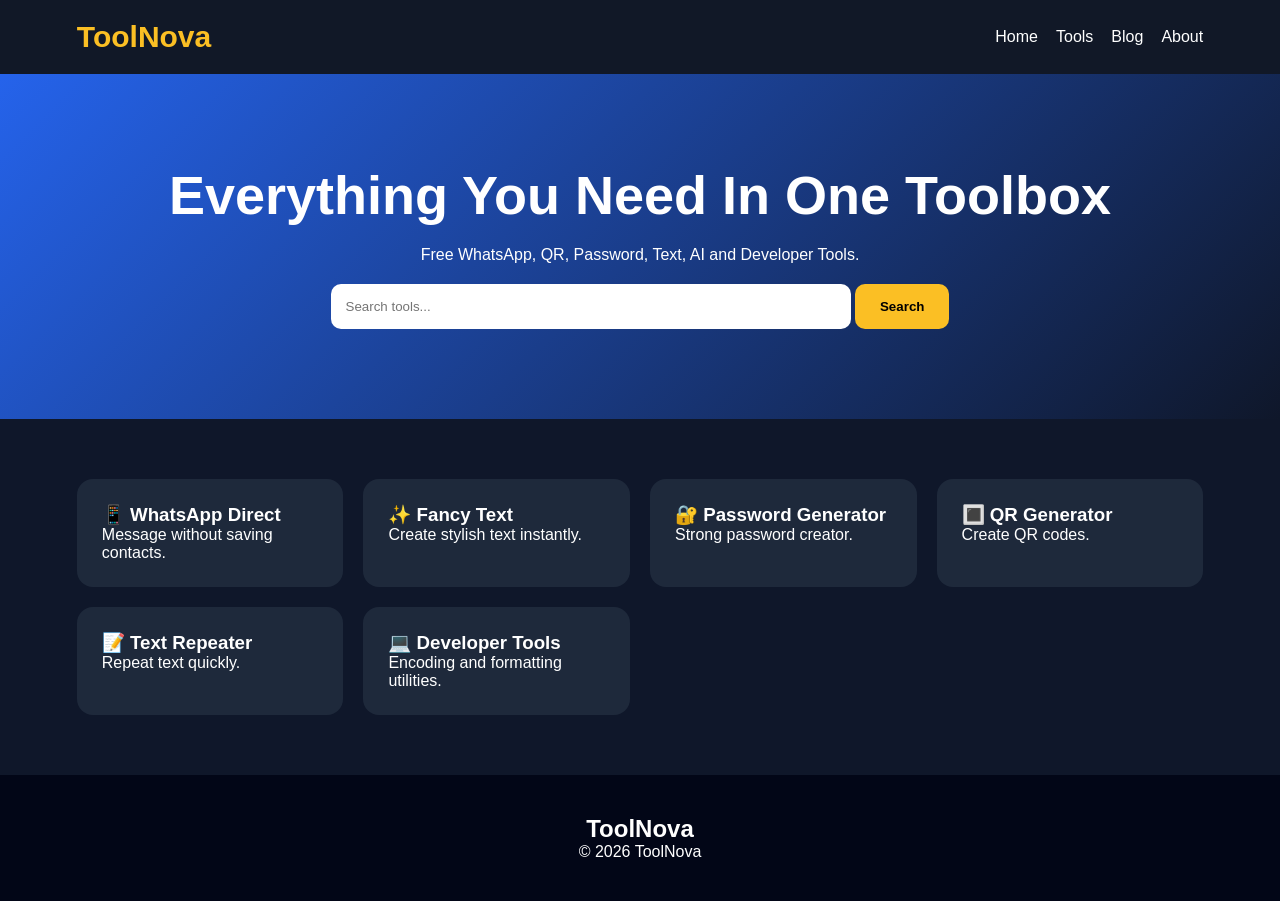
<file: index.html>
<!DOCTYPE html><html lang="en"><head><meta charset="UTF-8"><meta name="viewport" content="width=device-width,initial-scale=1.0"><title>ToolNova - Professional Homepage</title><style>*{margin:0;padding:0;box-sizing:border-box;font-family:Arial,sans-serif}body{background:#0f172a;color:#fff}header{display:flex;justify-content:space-between;align-items:center;padding:20px 6%;background:#111827;position:sticky;top:0}.logo{font-size:30px;font-weight:bold;color:#fbbf24}nav a{color:#fff;text-decoration:none;margin-left:18px}.hero{padding:90px 6%;text-align:center;background:linear-gradient(135deg,#2563eb,#0f172a)}.hero h1{font-size:54px}.hero p{max-width:700px;margin:20px auto}.search input{padding:15px;width:60%;max-width:520px;border-radius:10px;border:none}.search button{padding:15px 25px;border:none;border-radius:10px;background:#fbbf24;font-weight:bold}.grid{display:grid;grid-template-columns:repeat(auto-fit,minmax(240px,1fr));gap:20px;padding:60px 6%}.card{background:#1e293b;padding:25px;border-radius:16px}.card:hover{transform:translateY(-6px)}footer{text-align:center;padding:40px;background:#020617}</style></head><body><header><div class="logo">ToolNova</div><nav><a href="#">Home</a><a href="#">Tools</a><a href="#">Blog</a><a href="#">About</a></nav></header><section class="hero"><h1>Everything You Need In One Toolbox</h1><p>Free WhatsApp, QR, Password, Text, AI and Developer Tools.</p><div class="search"><input placeholder="Search tools..."> <button>Search</button></div></section><section class="grid"><div class="card"><h3>📱 WhatsApp Direct</h3><p>Message without saving contacts.</p></div><div class="card"><h3>✨ Fancy Text</h3><p>Create stylish text instantly.</p></div><div class="card"><h3>🔐 Password Generator</h3><p>Strong password creator.</p></div><div class="card"><h3>🔳 QR Generator</h3><p>Create QR codes.</p></div><div class="card"><h3>📝 Text Repeater</h3><p>Repeat text quickly.</p></div><div class="card"><h3>💻 Developer Tools</h3><p>Encoding and formatting utilities.</p></div></section><footer><h2>ToolNova</h2><p>© 2026 ToolNova</p></footer></body></html>
</file>
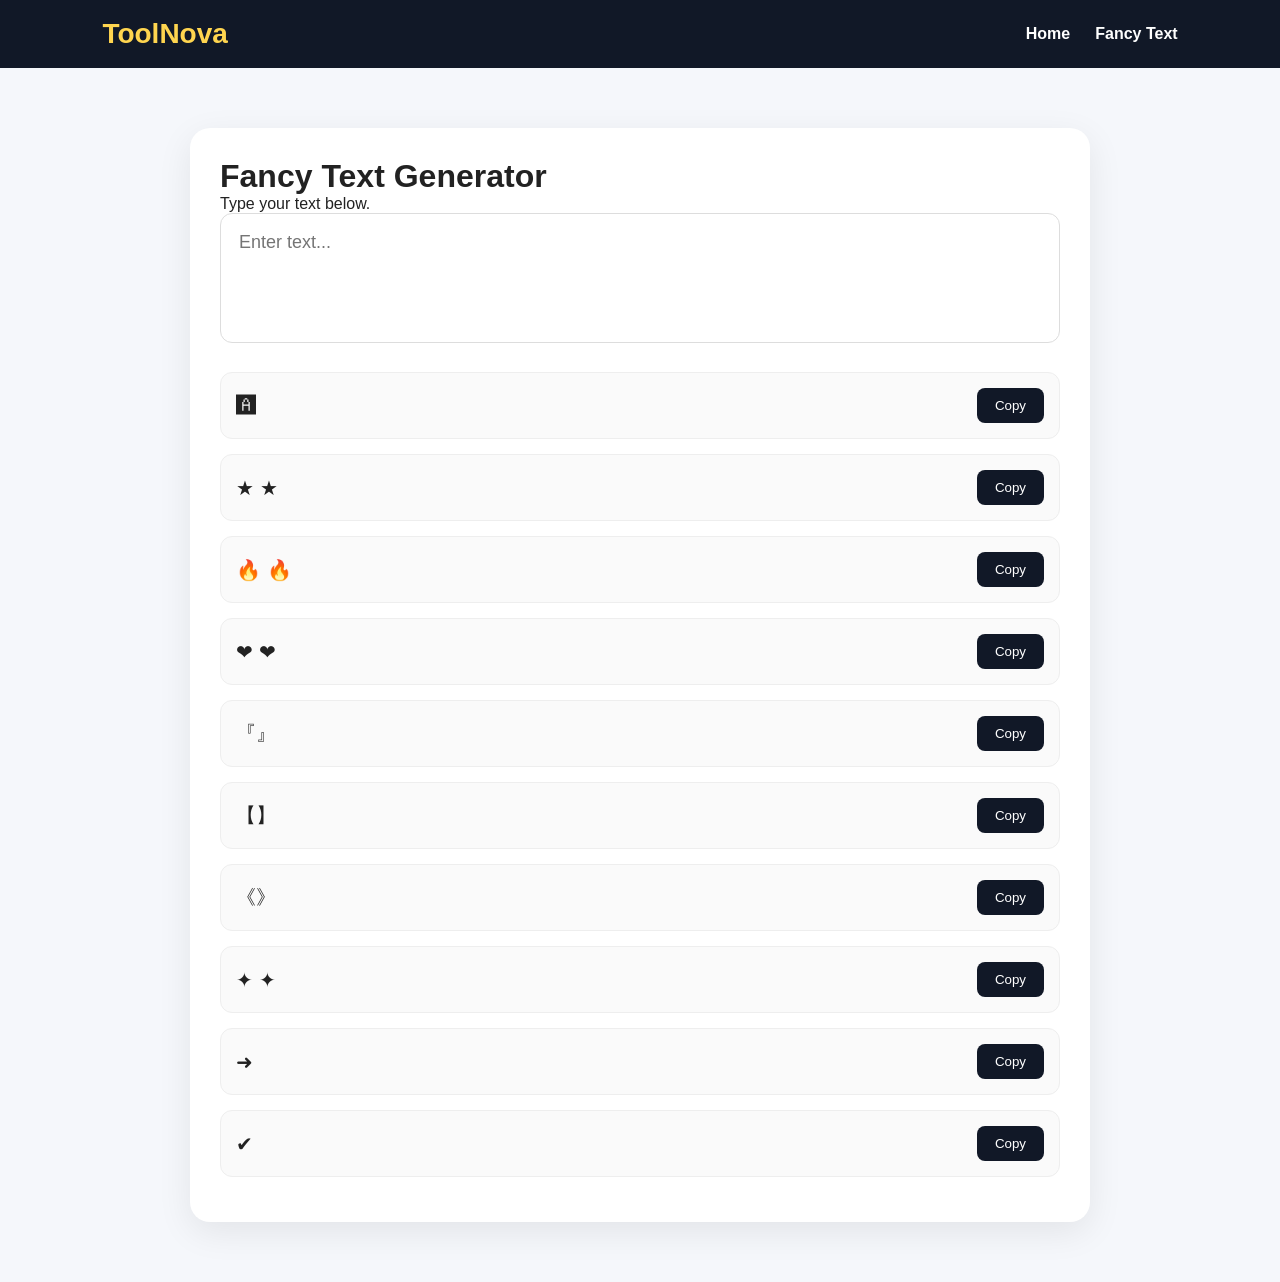
<file: fancy-text/index.html>
<!DOCTYPE html>
<html lang="en">
<head>

<meta charset="UTF-8">
<meta name="viewport" content="width=device-width, initial-scale=1.0">

<title>Fancy Text Generator | ToolNova</title>

<meta name="description" content="Generate stylish fancy text for Instagram, Facebook, WhatsApp and other social media.">

<link rel="stylesheet" href="../css/style.css">

<style>

.container{

max-width:900px;
margin:60px auto;
background:#fff;
padding:30px;
border-radius:20px;
box-shadow:0 10px 35px rgba(0,0,0,.08);

}

textarea{

width:100%;
padding:18px;
font-size:18px;
border-radius:12px;
border:1px solid #ddd;
resize:none;
height:130px;

}

.result{

margin-top:25px;

}

.item{

display:flex;
justify-content:space-between;
align-items:center;
padding:15px;
margin-bottom:15px;
border:1px solid #eee;
border-radius:12px;
background:#fafafa;

}

.text{

font-size:20px;
word-break:break-word;

}

button{

padding:10px 18px;
background:#111827;
color:#fff;
border:none;
border-radius:8px;
cursor:pointer;

}

button:hover{

background:#000;

}

</style>

</head>

<body>

<header class="navbar">

<div class="logo">

ToolNova

</div>

<nav>

<a href="../index.html">Home</a>

<a href="#">Fancy Text</a>

</nav>

</header>

<div class="container">

<h1>

Fancy Text Generator

</h1>

<p>

Type your text below.

</p>

<textarea

id="input"

placeholder="Enter text..."

onkeyup="generate()"

></textarea>

<div class="result" id="result">

</div>

</div>

<script>

const styles=[

t=>"🅰 "+t,

t=>"★ "+t+" ★",

t=>"🔥 "+t+" 🔥",

t=>"❤ "+t+" ❤",

t=>"『"+t+"』",

t=>"【"+t+"】",

t=>"《"+t+"》",

t=>"✦ "+t+" ✦",

t=>"➜ "+t,

t=>"✔ "+t

];

function generate(){

const value=document.getElementById("input").value;

const result=document.getElementById("result");

result.innerHTML="";

styles.forEach((style,index)=>{

const output=style(value);

result.innerHTML+=`

<div class="item">

<div class="text">${output}</div>

<button onclick="copyText(${index})">

Copy

</button>

</div>

`;

});

window.generated=styles.map(s=>s(value));

}

function copyText(index){

navigator.clipboard.writeText(window.generated[index]);

alert("Copied");

}

generate();

</script>

</body>
</html>
</file>
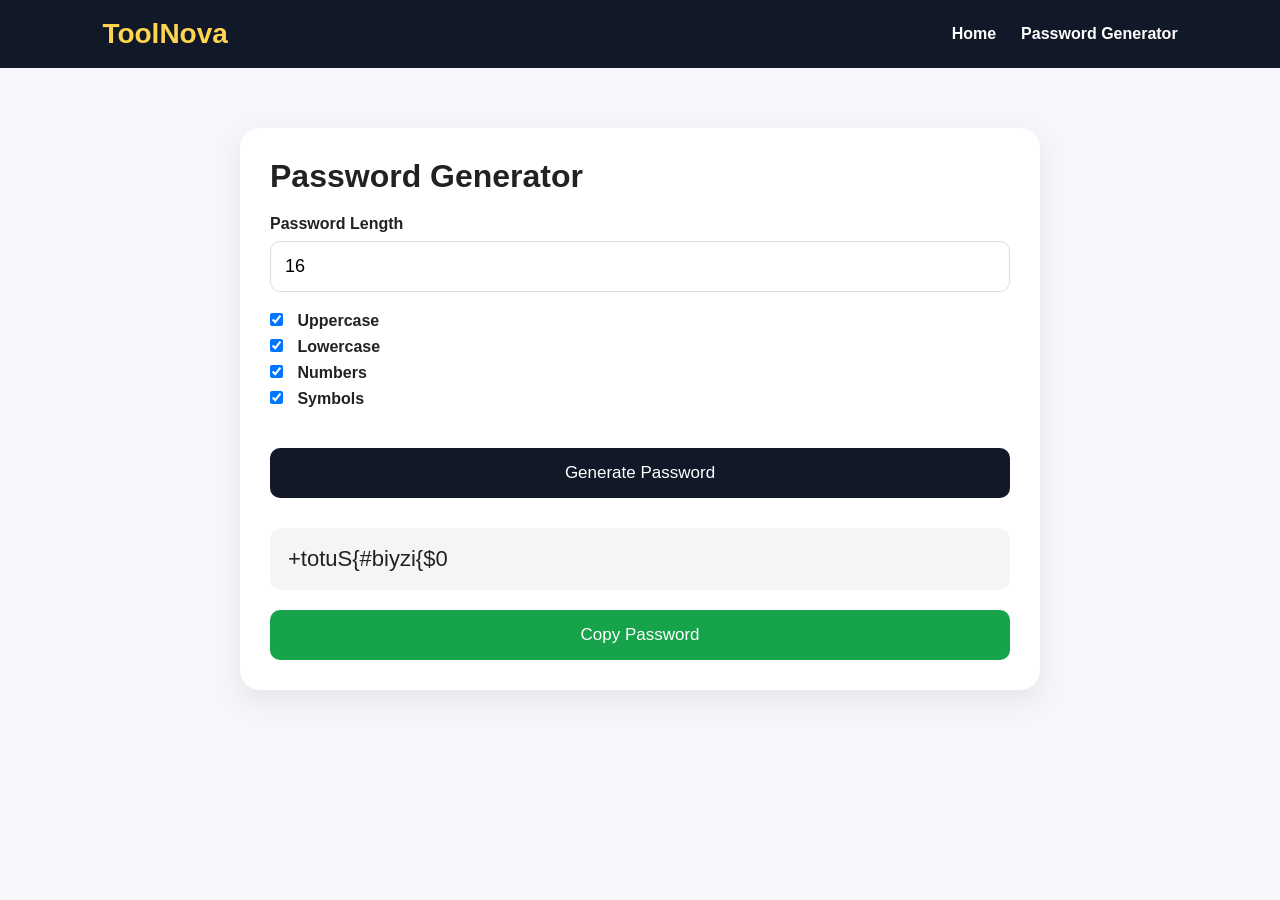
<file: password-generator/index.html>
<!DOCTYPE html>
<html lang="en">
<head>

<meta charset="UTF-8">
<meta name="viewport" content="width=device-width, initial-scale=1.0">

<title>Password Generator | ToolNova</title>

<meta name="description" content="Generate strong, secure passwords instantly.">

<link rel="stylesheet" href="../css/style.css">

<style>

.container{
max-width:800px;
margin:60px auto;
background:#fff;
padding:30px;
border-radius:20px;
box-shadow:0 10px 30px rgba(0,0,0,.08);
}

.option{
margin:20px 0;
}

label{
display:block;
margin-bottom:8px;
font-weight:bold;
}

input[type=number]{
width:100%;
padding:14px;
font-size:18px;
border-radius:10px;
border:1px solid #ddd;
}

input[type=checkbox]{
margin-right:10px;
}

.password{
margin-top:30px;
padding:18px;
background:#f5f5f5;
border-radius:12px;
font-size:22px;
word-break:break-all;
}

button{
margin-top:20px;
padding:15px;
width:100%;
background:#111827;
color:#fff;
border:none;
border-radius:10px;
cursor:pointer;
font-size:17px;
}

button:hover{
background:#000;
}

.copy{
background:#16a34a;
}

.copy:hover{
background:#15803d;
}

</style>

</head>

<body>

<header class="navbar">

<div class="logo">

ToolNova

</div>

<nav>

<a href="../index.html">Home</a>

<a href="#">Password Generator</a>

</nav>

</header>

<div class="container">

<h1>

Password Generator

</h1>

<div class="option">

<label>Password Length</label>

<input
type="number"
id="length"
value="16"
min="4"
max="100">

</div>

<div class="option">

<label>

<input
type="checkbox"
id="upper"
checked>

Uppercase

</label>

<label>

<input
type="checkbox"
id="lower"
checked>

Lowercase

</label>

<label>

<input
type="checkbox"
id="number"
checked>

Numbers

</label>

<label>

<input
type="checkbox"
id="symbol"
checked>

Symbols

</label>

</div>

<button onclick="generatePassword()">

Generate Password

</button>

<div
class="password"
id="password">

Click Generate

</div>

<button
class="copy"
onclick="copyPassword()">

Copy Password

</button>

</div>

<script>

function generatePassword(){

let chars="";

if(document.getElementById("upper").checked)

chars+="ABCDEFGHIJKLMNOPQRSTUVWXYZ";

if(document.getElementById("lower").checked)

chars+="abcdefghijklmnopqrstuvwxyz";

if(document.getElementById("number").checked)

chars+="0123456789";

if(document.getElementById("symbol").checked)

chars+="!@#$%^&*()_+-={}[]<>?/";

if(chars===""){

alert("Select at least one option");

return;

}

let length=parseInt(document.getElementById("length").value);

let password="";

for(let i=0;i<length;i++){

password+=chars.charAt(Math.floor(Math.random()*chars.length));

}

document.getElementById("password").innerHTML=password;

}

function copyPassword(){

navigator.clipboard.writeText(

document.getElementById("password").innerText

);

alert("Password copied");

}

generatePassword();

</script>

</body>

</html>
</file>
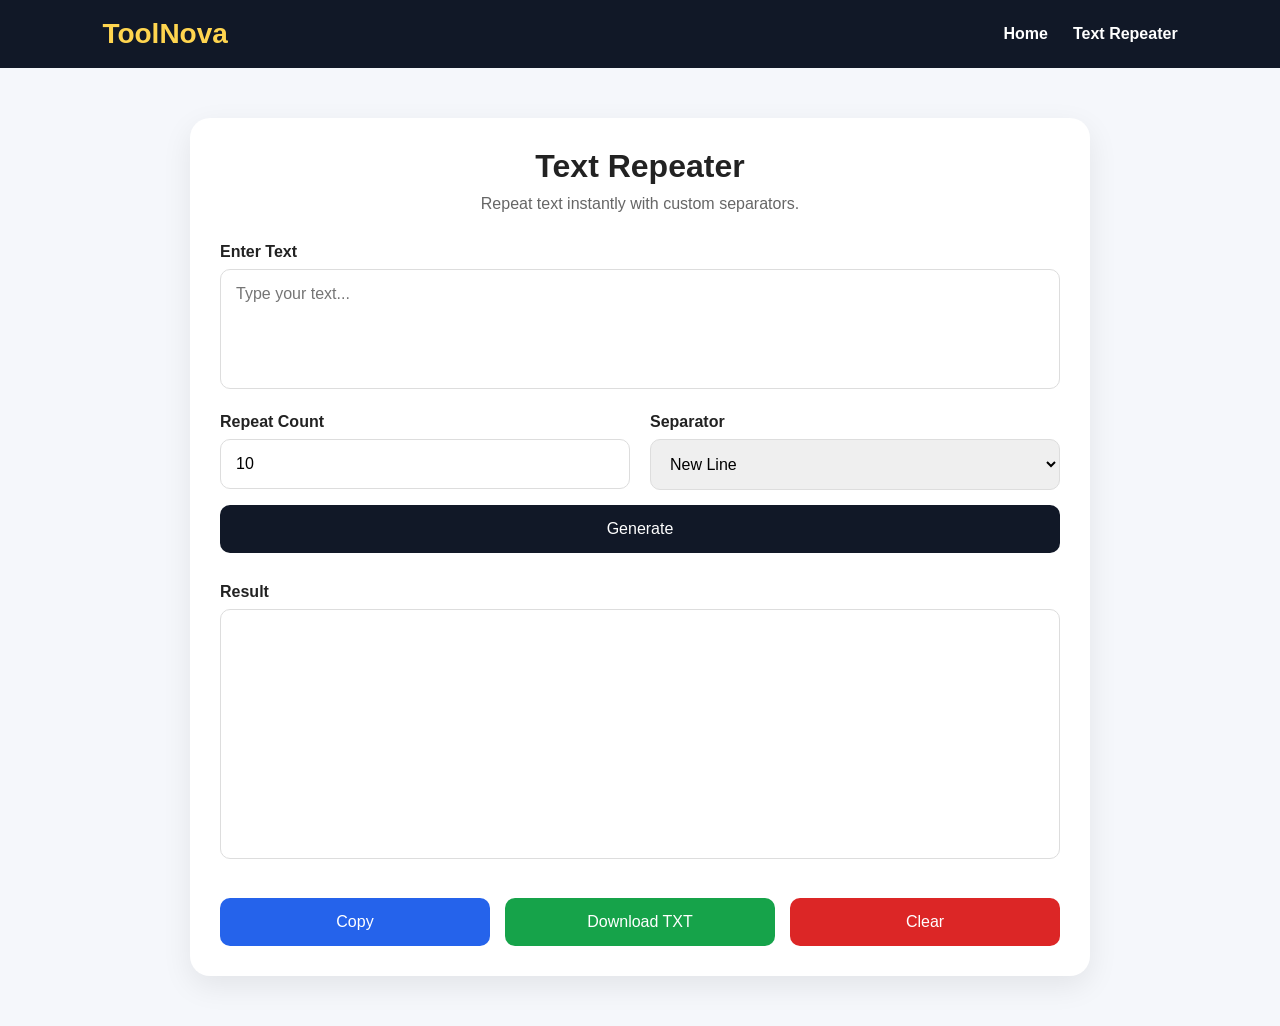
<file: text-repeater/index.html>
<!DOCTYPE html>
<html lang="en">

<head>

<meta charset="UTF-8">

<meta name="viewport"
content="width=device-width, initial-scale=1.0">

<title>Text Repeater | ToolNova</title>

<meta name="description"
content="Repeat text multiple times online for free.">

<link rel="stylesheet"
href="../css/style.css">

<style>

body{

background:#f5f7fb;

font-family:Arial,Helvetica,sans-serif;

}

.container{

max-width:900px;

margin:50px auto;

background:#fff;

padding:30px;

border-radius:20px;

box-shadow:0 10px 30px rgba(0,0,0,.08);

}

h1{

text-align:center;

margin-bottom:10px;

}

.subtitle{

text-align:center;

color:#666;

margin-bottom:30px;

}

.form-group{

margin-bottom:20px;

}

label{

display:block;

margin-bottom:8px;

font-weight:bold;

}

textarea,
input,
select{

width:100%;

padding:15px;

font-size:16px;

border:1px solid #ddd;

border-radius:10px;

outline:none;

}

textarea{

resize:none;

height:120px;

}

.options{

display:grid;

grid-template-columns:repeat(2,1fr);

gap:20px;

}

button{

width:100%;

padding:15px;

margin-top:15px;

border:none;

border-radius:10px;

background:#111827;

color:#fff;

font-size:16px;

cursor:pointer;

}

button:hover{

background:#000;

}

.output{

margin-top:30px;

}

#result{

height:250px;

}

.actions{

display:grid;

grid-template-columns:repeat(3,1fr);

gap:15px;

margin-top:20px;

}

.copy{

background:#2563eb;

}

.download{

background:#16a34a;

}

.clear{

background:#dc2626;

}

@media(max-width:768px){

.options{

grid-template-columns:1fr;

}

.actions{

grid-template-columns:1fr;

}

}

</style>

</head>

<body>

<header class="navbar">

<div class="logo">

ToolNova

</div>

<nav>

<a href="../index.html">

Home

</a>

<a href="#">

Text Repeater

</a>

</nav>

</header>

<div class="container">

<h1>

Text Repeater

</h1>

<p class="subtitle">

Repeat text instantly with custom separators.

</p>

<div class="form-group">

<label>

Enter Text

</label>

<textarea

id="text"

placeholder="Type your text..."></textarea>

</div>

<div class="options">

<div>

<label>

Repeat Count

</label>

<input

type="number"

id="count"

min="1"

max="10000"

value="10">

</div>

<div>

<label>

Separator

</label>

<select

id="separator">

<option value="\n">

New Line

</option>

<option value=" ">

Space

</option>

<option value=", ">

Comma

</option>

<option value="-">

Dash

</option>

</select>

</div>

</div>

<button onclick="repeatText()">

Generate

</button>

<div class="output">

<label>

Result

</label>

<textarea

id="result"

readonly></textarea>

</div>

<div class="actions">

<button

class="copy"

onclick="copyResult()">

Copy

</button>

<button

class="download"

onclick="downloadResult()">

Download TXT

</button>

<button

class="clear"

onclick="clearResult()">

Clear

</button>

</div>

<script> 
function repeatText(){

const text=document.getElementById("text").value;

const count=parseInt(document.getElementById("count").value);

const separator=document.getElementById("separator").value;

if(text.trim()===""){

alert("Please enter some text.");

return;

}

if(isNaN(count)||count<1||count>10000){

alert("Repeat count must be between 1 and 10000.");

return;

}

const output=new Array(count).fill(text).join(separator);

document.getElementById("result").value=output;

updateStats(output);

}

function copyResult(){

const result=document.getElementById("result");

if(result.value===""){

alert("Nothing to copy.");

return;

}

navigator.clipboard.writeText(result.value);

alert("Copied successfully.");

}

function clearResult(){

document.getElementById("text").value="";

document.getElementById("count").value=10;

document.getElementById("separator").value="\\n";

document.getElementById("result").value="";

}
function downloadResult(){

const result=document.getElementById("result").value;

if(result===""){

alert("Generate text first.");

return;

}

const blob=new Blob([result],{type:"text/plain"});

const url=URL.createObjectURL(blob);

const a=document.createElement("a");

a.href=url;

a.download="repeated-text.txt";

document.body.appendChild(a);

a.click();

document.body.removeChild(a);

URL.revokeObjectURL(url);

}

function updateStats(text){

const characters=text.length;

const words=text.trim()===""
?0
:text.trim().split(/\s+/).length;

document.title=`(${characters} Characters) Text Repeater | ToolNova`;

console.log("Characters:",characters);

console.log("Words:",words);

}

document.getElementById("text").addEventListener("input",function(){

if(this.value===""){

document.getElementById("result").value="";

return;

}

repeatText();

});

document.getElementById("count").addEventListener("input",repeatText);

document.getElementById("separator").addEventListener("change",repeatText);
window.onload=function(){

document.getElementById("text").focus();

repeatText();

};

</script>

</body>

</html>
</file>
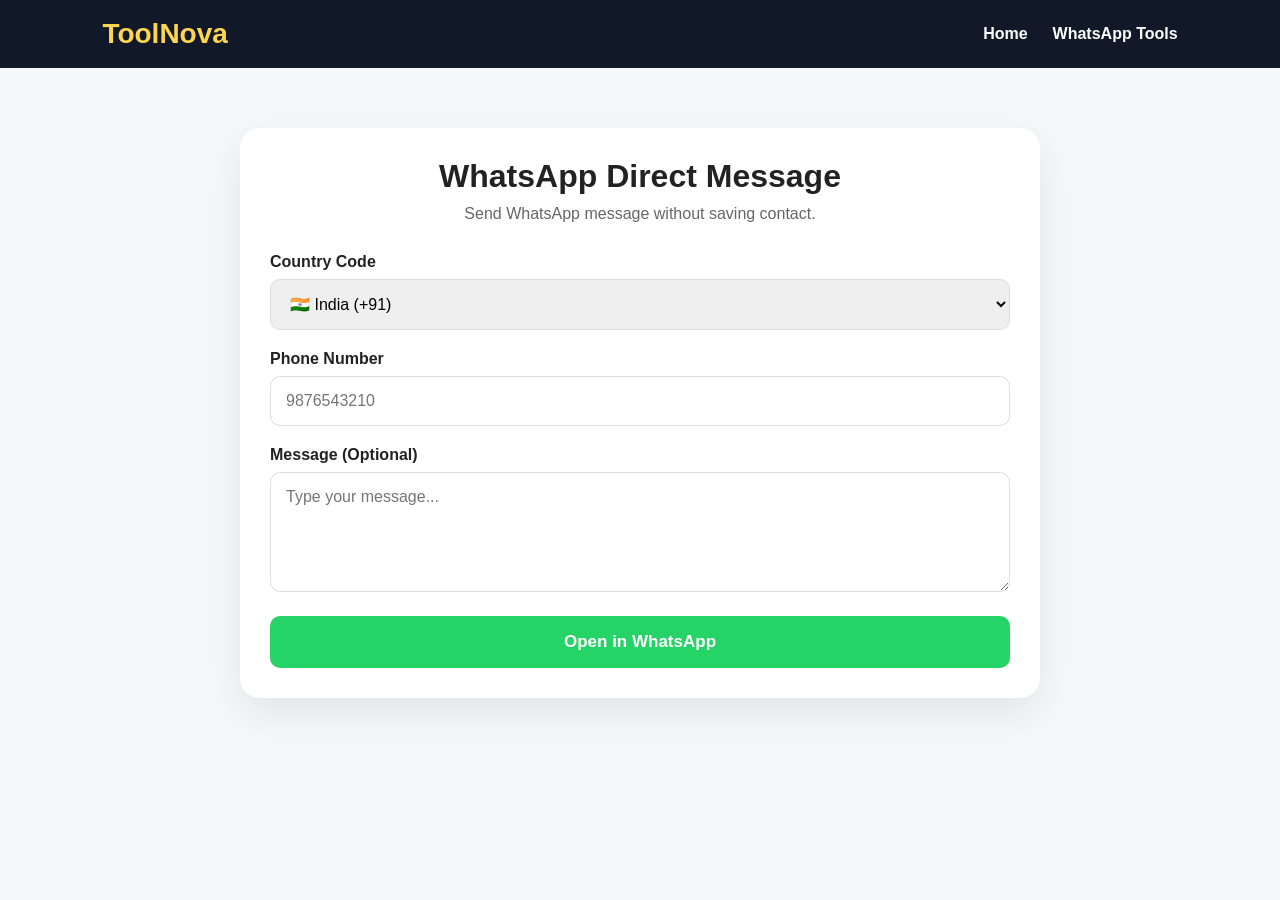
<file: whatsapp/index.html>
<!DOCTYPE html>
<html lang="en">
<head>
<meta charset="UTF-8">
<meta name="viewport" content="width=device-width, initial-scale=1.0">

<title>WhatsApp Direct Message | ToolNova</title>

<meta name="description" content="Send WhatsApp messages without saving phone numbers. Free, secure and instant.">

<link rel="stylesheet" href="../css/style.css">

<style>

.tool-container{
max-width:800px;
margin:60px auto;
padding:30px;
background:#fff;
border-radius:20px;
box-shadow:0 15px 40px rgba(0,0,0,.08);
}

.tool-container h1{
text-align:center;
margin-bottom:10px;
}

.tool-container p{
text-align:center;
color:#666;
margin-bottom:30px;
}

.form-group{
margin-bottom:20px;
}

label{
display:block;
font-weight:600;
margin-bottom:8px;
}

input,
select,
textarea{

width:100%;
padding:15px;
border:1px solid #ddd;
border-radius:10px;
font-size:16px;
outline:none;

}

textarea{
resize:vertical;
height:120px;
}

button{

width:100%;
padding:16px;
background:#25D366;
color:#fff;
border:none;
border-radius:10px;
font-size:17px;
cursor:pointer;
font-weight:bold;

}

button:hover{

background:#128C7E;

}

.result{

margin-top:25px;
display:none;

}

.result input{

background:#f5f5f5;

}

.copyBtn{

margin-top:15px;
background:#111827;

}

.copyBtn:hover{

background:#000;

}

</style>

</head>

<body>

<header class="navbar">

<div class="logo">

ToolNova

</div>

<nav>

<a href="../index.html">Home</a>

<a href="#">WhatsApp Tools</a>

</nav>

</header>

<div class="tool-container">

<h1>

WhatsApp Direct Message

</h1>

<p>

Send WhatsApp message without saving contact.

</p>

<div class="form-group">

<label>

Country Code

</label>

<select id="country">

<option value="91">🇮🇳 India (+91)</option>

<option value="1">🇺🇸 USA (+1)</option>

<option value="44">🇬🇧 UK (+44)</option>

<option value="971">🇦🇪 UAE (+971)</option>

<option value="880">🇧🇩 Bangladesh (+880)</option>

<option value="977">🇳🇵 Nepal (+977)</option>

</select>

</div>

<div class="form-group">

<label>

Phone Number

</label>

<input
type="tel"
id="phone"
placeholder="9876543210">

</div>

<div class="form-group">

<label>

Message (Optional)

</label>

<textarea
id="message"
placeholder="Type your message..."></textarea>

</div>

<button onclick="generateLink()">

Open in WhatsApp

</button>

<div class="result" id="result">

<label>

Generated Link

</label>

<input
type="text"
id="link"
readonly>

<button
class="copyBtn"
onclick="copyLink()">

Copy Link

</button>

</div>

</div>

<script>

function generateLink(){

let country=document.getElementById("country").value;

let phone=document.getElementById("phone").value.trim();

let message=document.getElementById("message").value.trim();

phone=phone.replace(/\D/g,'');

if(phone.length<6){

alert("Enter valid phone number");

return;

}

let url="https://wa.me/"+country+phone;

if(message!=""){

url+="?text="+encodeURIComponent(message);

}

document.getElementById("result").style.display="block";

document.getElementById("link").value=url;

window.open(url,"_blank");

}

function copyLink(){

let input=document.getElementById("link");

input.select();

document.execCommand("copy");

alert("Copied");

}

</script>

</body>

</html>
</file>
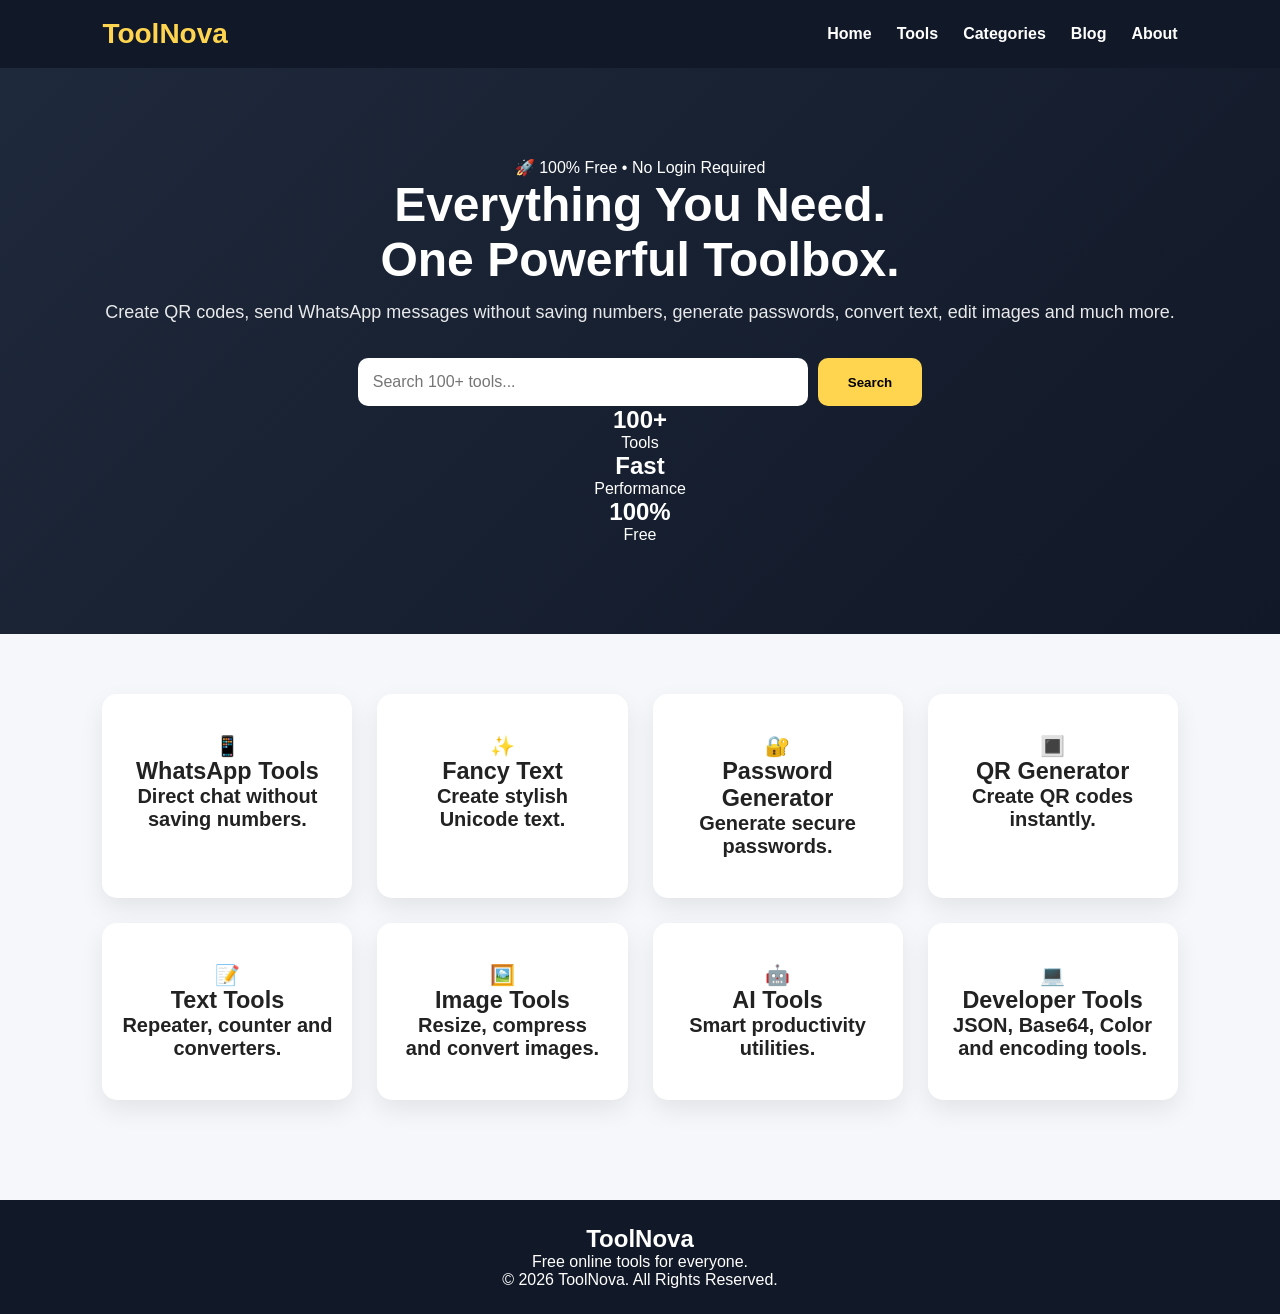
<file: index-55.html>
<!DOCTYPE html>
<html lang="en">
<head>
<meta charset="UTF-8">
<meta name="viewport" content="width=device-width,initial-scale=1.0">
<title>ToolNova | Free Online Utility Tools</title>
<meta name="description" content="ToolNova is a free online toolkit for WhatsApp, QR Code, Password, Text, Image, AI and Developer tools.">
<meta name="keywords" content="ToolNova, WhatsApp tools, QR Generator, Password Generator, Fancy Text, Image Tools, AI Tools">
<meta name="theme-color" content="#111827">
<link rel="stylesheet" href="css/style.css">
</head>
<body>

<header class="navbar">
<div class="logo">ToolNova</div>
<nav>
<a href="#">Home</a>
<a href="#">Tools</a>
<a href="#">Categories</a>
<a href="#">Blog</a>
<a href="#">About</a>
</nav>
</header>

<section class="hero">
<div class="hero-badge">🚀 100% Free • No Login Required</div>
<h1>Everything You Need.<br>One Powerful Toolbox.</h1>
<p>Create QR codes, send WhatsApp messages without saving numbers, generate passwords, convert text, edit images and much more.</p>

<div class="search-box">
<input id="toolSearch" type="text" placeholder="Search 100+ tools...">
<button>Search</button>
</div>

<div class="hero-stats">
<div class="stat"><h2>100+</h2><span>Tools</span></div>
<div class="stat"><h2>Fast</h2><span>Performance</span></div>
<div class="stat"><h2>100%</h2><span>Free</span></div>
</div>
</section>

<section class="categories">
<div class="card"><div>📱</div><h3>WhatsApp Tools</h3><p>Direct chat without saving numbers.</p></div>
<div class="card"><div>✨</div><h3>Fancy Text</h3><p>Create stylish Unicode text.</p></div>
<div class="card"><div>🔐</div><h3>Password Generator</h3><p>Generate secure passwords.</p></div>
<div class="card"><div>🔳</div><h3>QR Generator</h3><p>Create QR codes instantly.</p></div>
<div class="card"><div>📝</div><h3>Text Tools</h3><p>Repeater, counter and converters.</p></div>
<div class="card"><div>🖼️</div><h3>Image Tools</h3><p>Resize, compress and convert images.</p></div>
<div class="card"><div>🤖</div><h3>AI Tools</h3><p>Smart productivity utilities.</p></div>
<div class="card"><div>💻</div><h3>Developer Tools</h3><p>JSON, Base64, Color and encoding tools.</p></div>
</section>

<footer>
<h2>ToolNova</h2>
<p>Free online tools for everyone.</p>
<p>© 2026 ToolNova. All Rights Reserved.</p>
</footer>

<script src="js/app.js"></script>
</body>
</html>
</file>
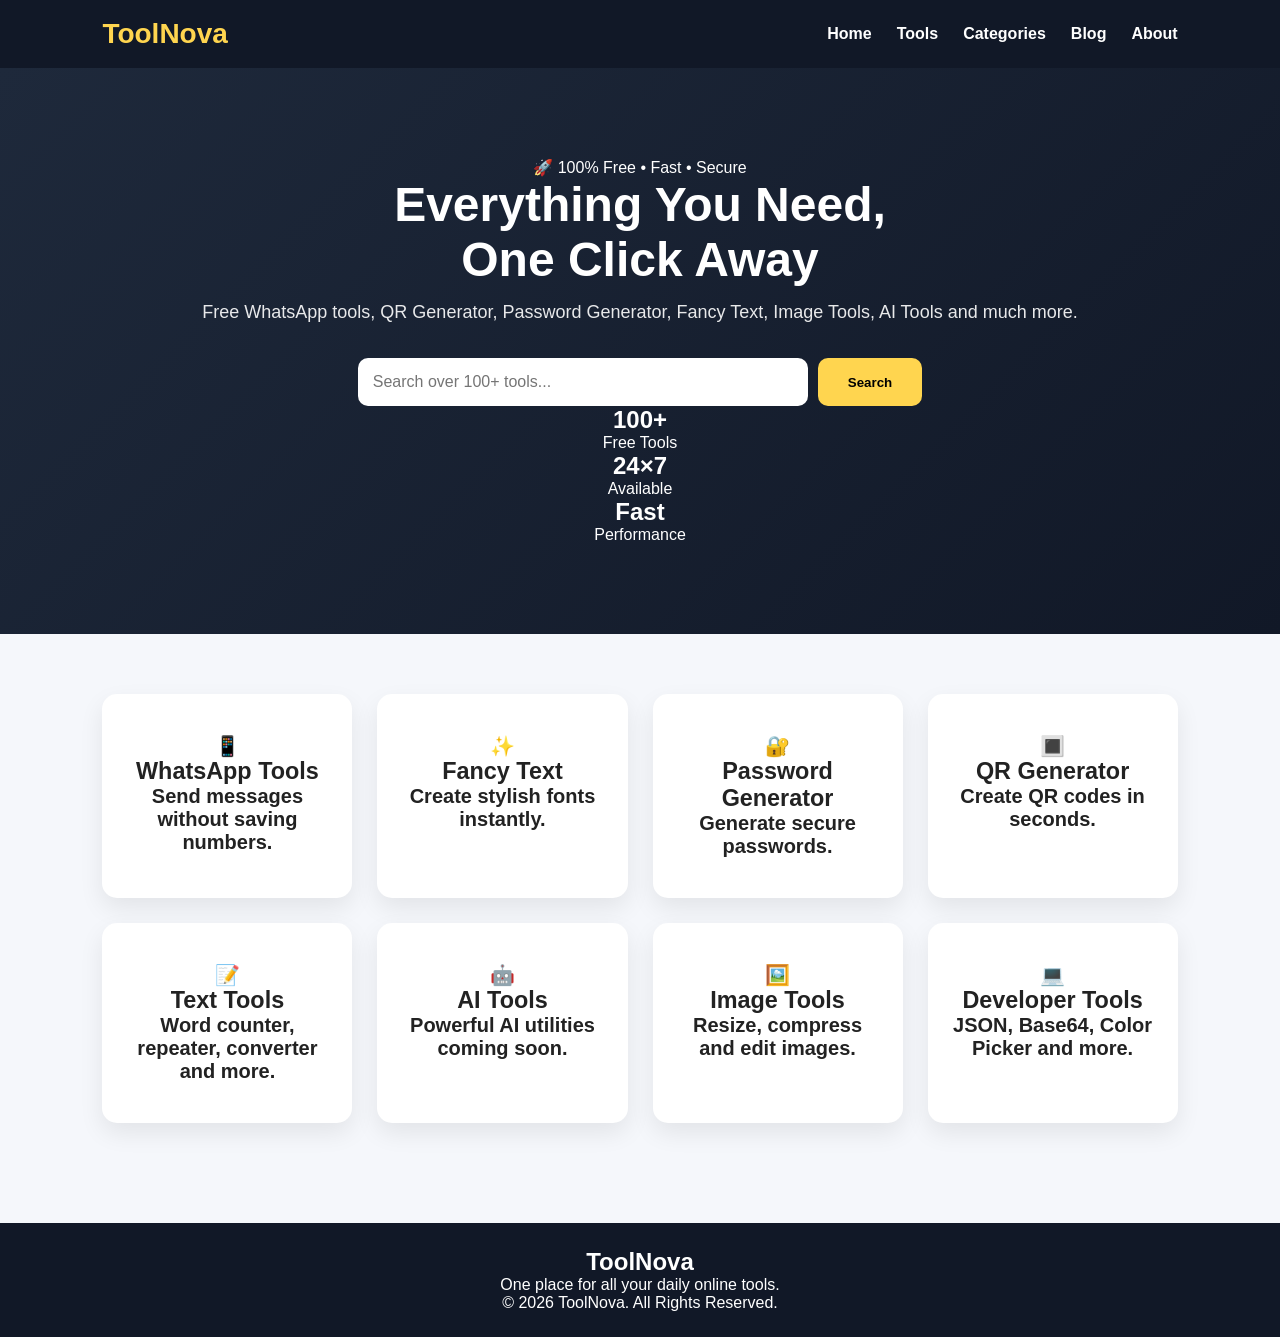
<file: index-60.html>
<!DOCTYPE html>
<html lang="en">
<head>
<meta charset="UTF-8">
<meta name="viewport" content="width=device-width, initial-scale=1.0">
<title>ToolNova - Free Online Utility Tools</title>
<meta name="description" content="Free online utility tools including WhatsApp tools, QR Generator, Password Generator, Fancy Text Generator, Text Utilities, AI Tools and more.">
<link rel="stylesheet" href="css/style.css">
</head>
<body>
<header class="navbar">
<div class="logo">ToolNova</div>
<nav>
<a href="#">Home</a>
<a href="#">Tools</a>
<a href="#">Categories</a>
<a href="#">Blog</a>
<a href="#">About</a>
</nav>
</header>

<section class="hero">
<div class="hero-badge">🚀 100% Free • Fast • Secure</div>
<h1>Everything You Need,<br>One Click Away</h1>
<p>Free WhatsApp tools, QR Generator, Password Generator, Fancy Text, Image Tools, AI Tools and much more.</p>
<div class="search-box">
<input type="text" placeholder="Search over 100+ tools...">
<button>Search</button>
</div>

<div class="hero-stats">
<div class="stat"><h2>100+</h2><span>Free Tools</span></div>
<div class="stat"><h2>24×7</h2><span>Available</span></div>
<div class="stat"><h2>Fast</h2><span>Performance</span></div>
</div>
</section>

<section class="categories">
<div class="card">📱<h3>WhatsApp Tools</h3><p>Send messages without saving numbers.</p></div>
<div class="card">✨<h3>Fancy Text</h3><p>Create stylish fonts instantly.</p></div>
<div class="card">🔐<h3>Password Generator</h3><p>Generate secure passwords.</p></div>
<div class="card">🔳<h3>QR Generator</h3><p>Create QR codes in seconds.</p></div>
<div class="card">📝<h3>Text Tools</h3><p>Word counter, repeater, converter and more.</p></div>
<div class="card">🤖<h3>AI Tools</h3><p>Powerful AI utilities coming soon.</p></div>
<div class="card">🖼️<h3>Image Tools</h3><p>Resize, compress and edit images.</p></div>
<div class="card">💻<h3>Developer Tools</h3><p>JSON, Base64, Color Picker and more.</p></div>
</section>

<footer>
<h2>ToolNova</h2>
<p>One place for all your daily online tools.</p>
<p>© 2026 ToolNova. All Rights Reserved.</p>
</footer>

<script src="js/app.js"></script>
</body>
</html>
</file>
<file: css/style.css>
*{
margin:0;
padding:0;
box-sizing:border-box;
font-family:Arial,Helvetica,sans-serif;
}

body{
background:#f5f7fb;
color:#222;
}

.navbar{
display:flex;
justify-content:space-between;
align-items:center;
padding:18px 8%;
background:#111827;
position:sticky;
top:0;
z-index:1000;
}

.logo{
font-size:28px;
font-weight:bold;
color:#FFD54F;
}

nav{
display:flex;
gap:25px;
}

nav a{
color:white;
text-decoration:none;
font-weight:600;
transition:.3s;
}

nav a:hover{
color:#FFD54F;
}

.hero{
text-align:center;
padding:90px 20px;
background:linear-gradient(135deg,#1e293b,#111827);
color:white;
}

.hero h1{
font-size:48px;
margin-bottom:15px;
}

.hero p{
font-size:18px;
opacity:.9;
margin-bottom:35px;
}

.search-box{
display:flex;
justify-content:center;
gap:10px;
flex-wrap:wrap;
}

.search-box input{
width:450px;
max-width:90%;
padding:15px;
border:none;
border-radius:10px;
font-size:16px;
}

.search-box button{
padding:15px 30px;
border:none;
border-radius:10px;
background:#FFD54F;
font-weight:bold;
cursor:pointer;
}

.categories{
display:grid;
grid-template-columns:repeat(auto-fit,minmax(220px,1fr));
gap:25px;
padding:60px 8%;
}

.card{
background:white;
padding:40px 20px;
border-radius:15px;
text-align:center;
font-size:20px;
font-weight:bold;
box-shadow:0 10px 25px rgba(0,0,0,.08);
transition:.3s;
cursor:pointer;
}

.card:hover{
transform:translateY(-8px);
}

footer{
background:#111827;
color:white;
text-align:center;
padding:25px;
margin-top:40px;
}

@media(max-width:768px){

.navbar{
flex-direction:column;
gap:15px;
}

.hero h1{
font-size:34px;
}

nav{
flex-wrap:wrap;
justify-content:center;
}

}
</file>
